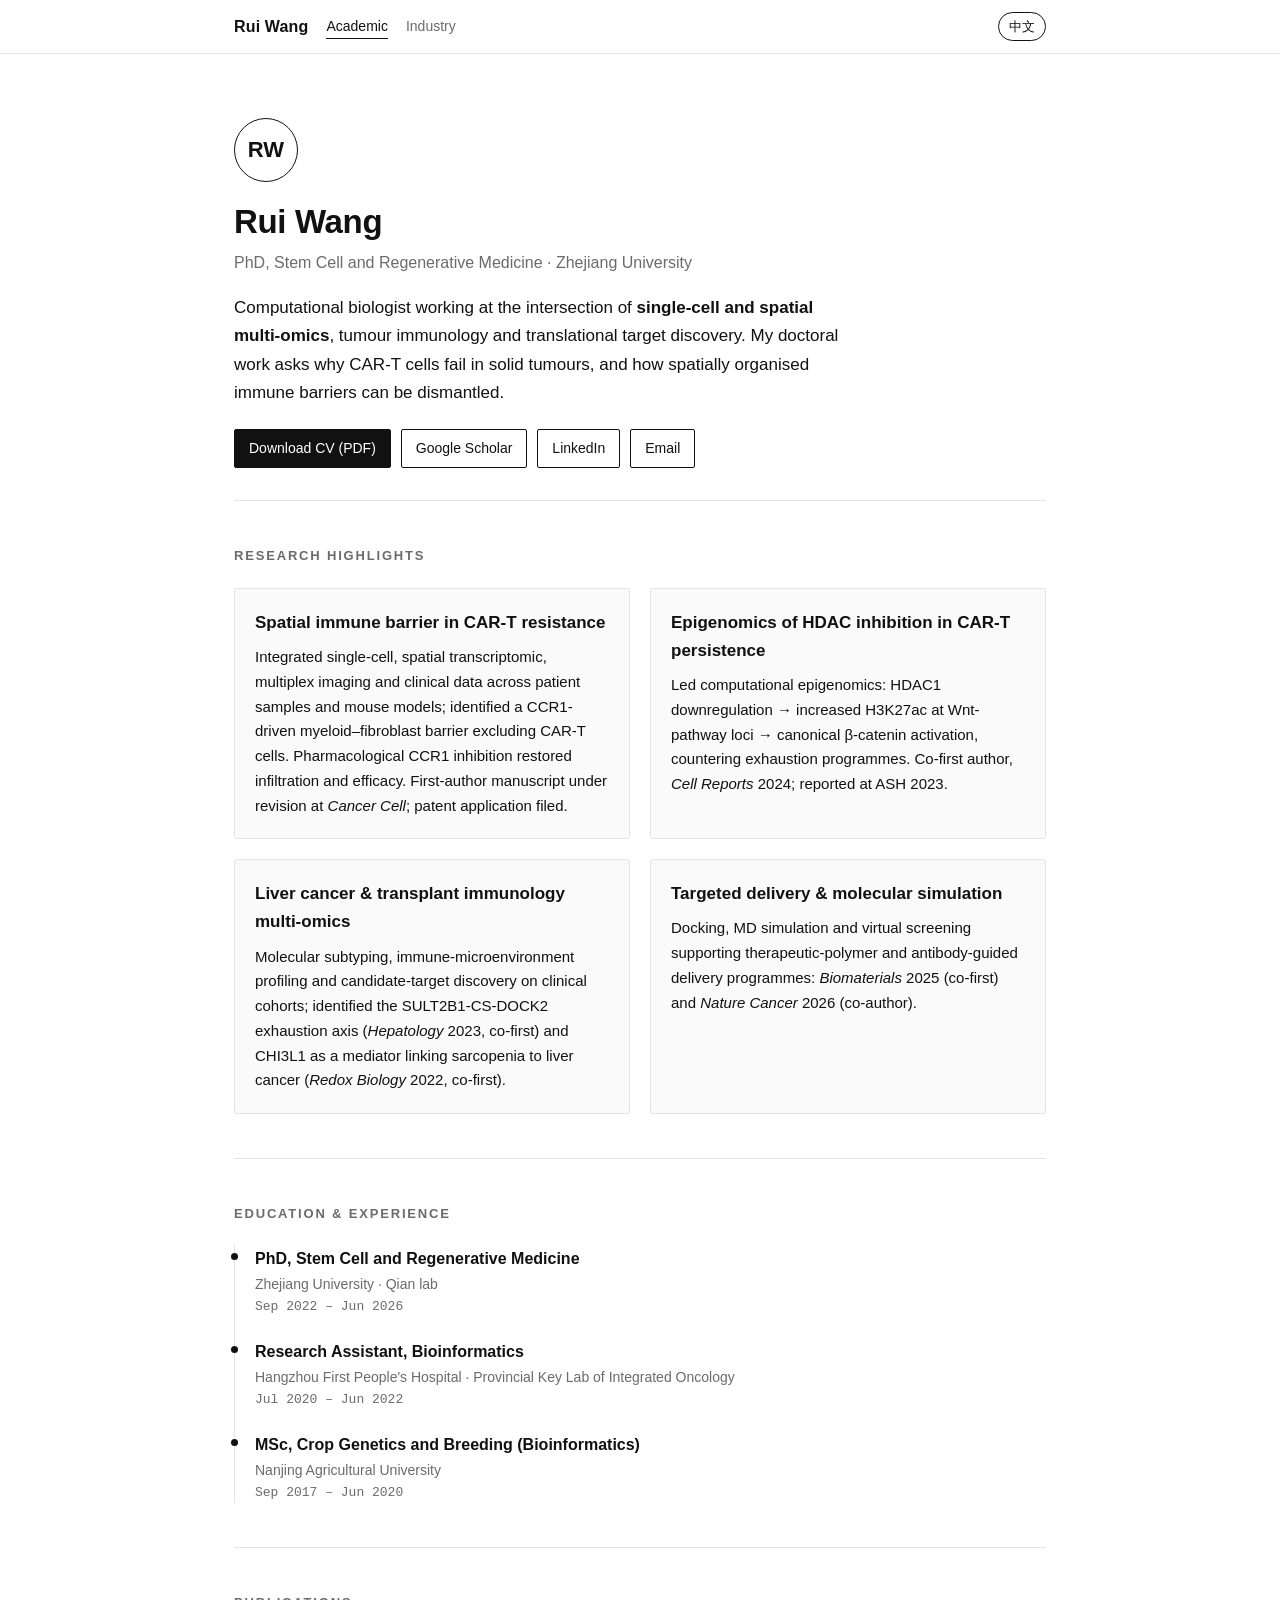
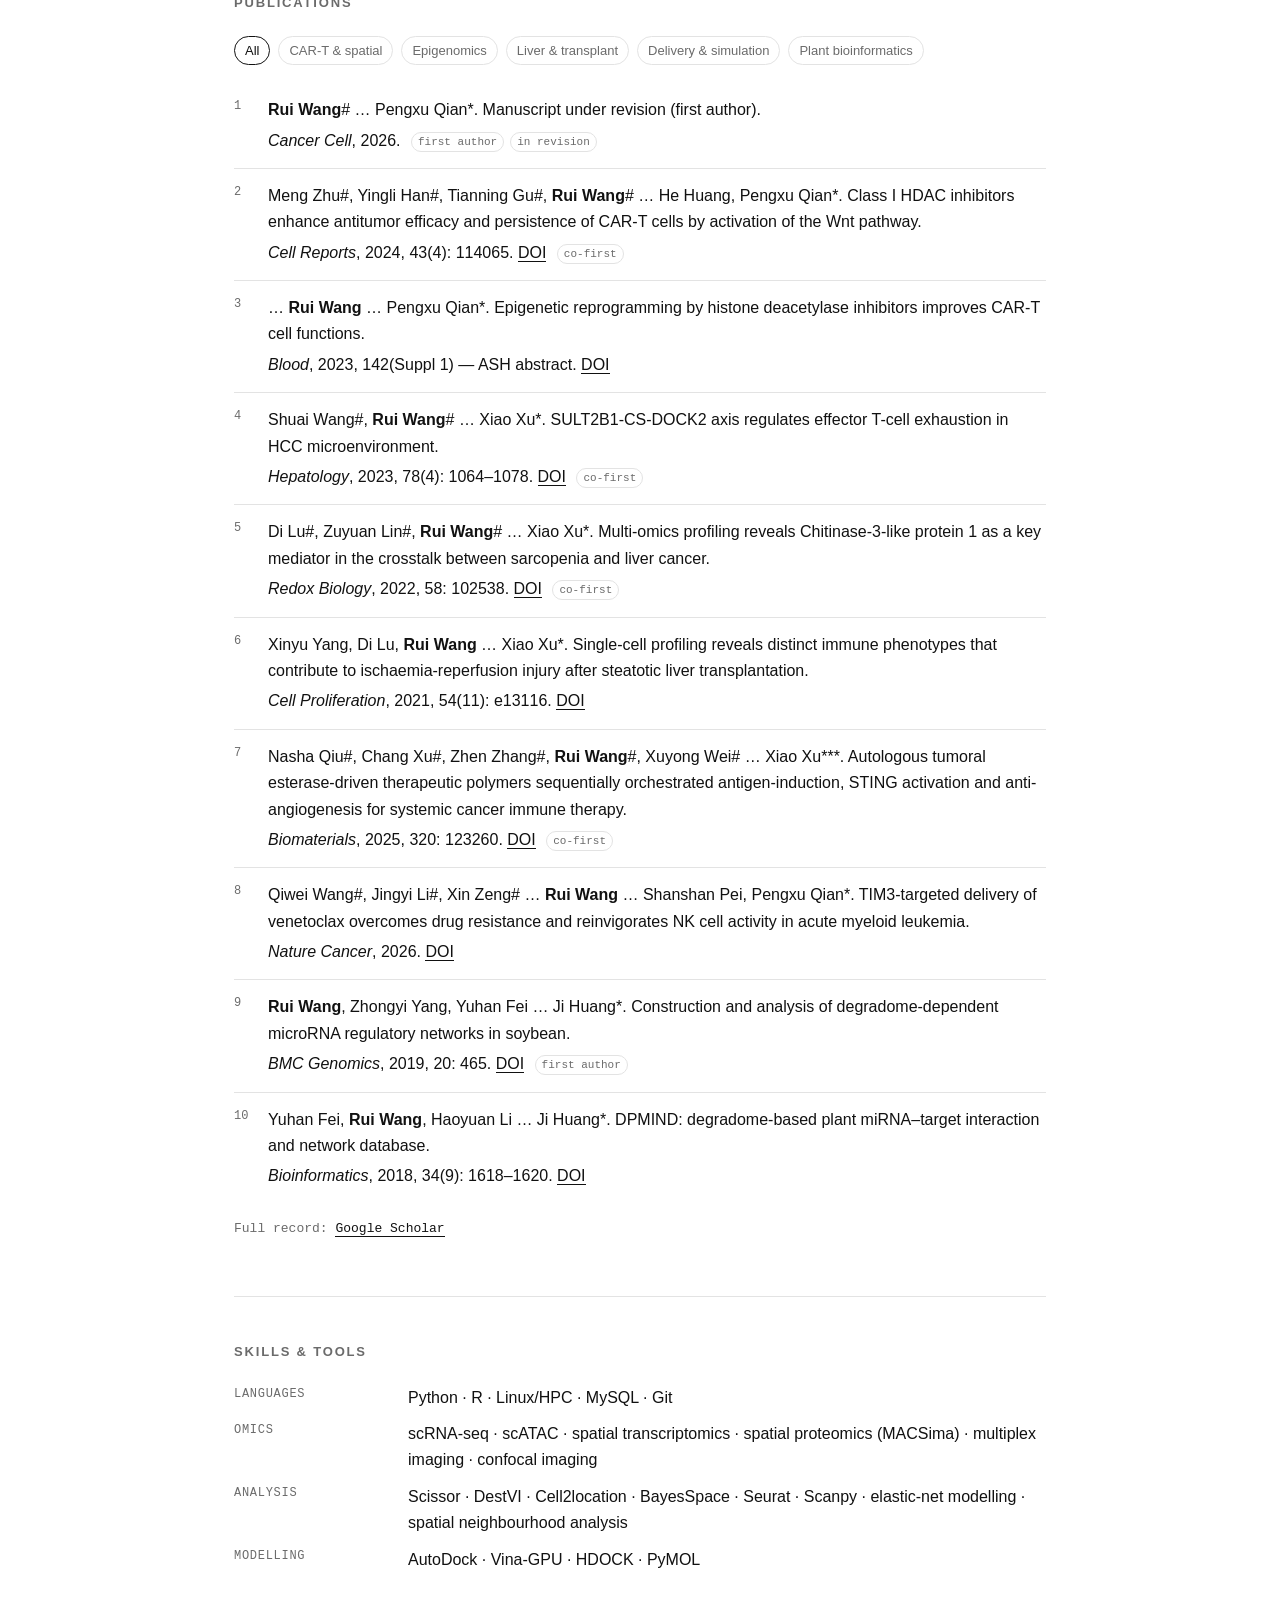
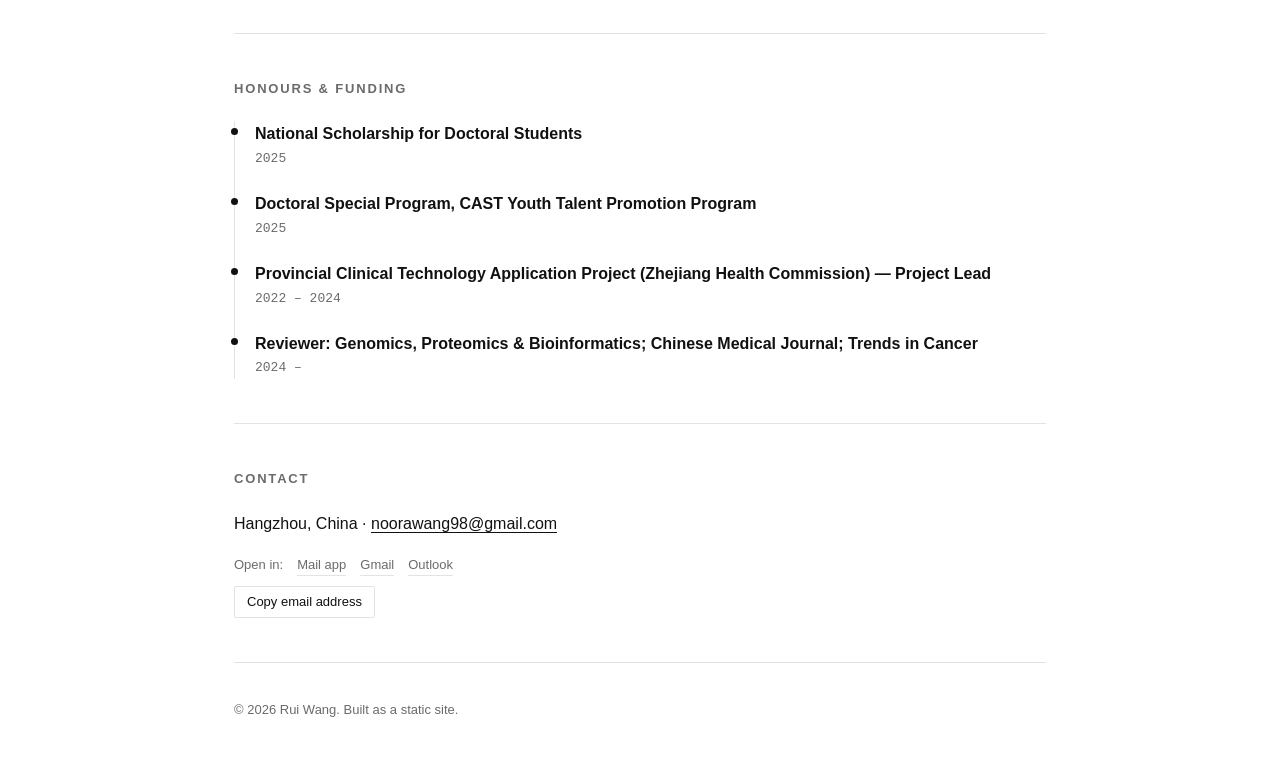
<file: index.html>
<!DOCTYPE html>
<html lang="en">
<head>
<meta charset="utf-8">
<meta name="viewport" content="width=device-width,initial-scale=1">
<title>Rui Wang (王睿) — Computational Oncology & Spatial Omics</title>
<meta name="description" content="Rui Wang, PhD — single-cell and spatial multi-omics for CAR-T resistance, tumour immunology and translational target discovery.">
<link rel="stylesheet" href="style.css">
</head>
<body>

<header class="top">
  <nav class="nav">
    <span class="brand">Rui Wang</span>
    <a href="index.html" class="active" data-en>Academic</a><a href="index.html" class="active" data-zh>学术版</a>
    <a href="industry.html" data-en>Industry</a><a href="industry.html" data-zh>工业版</a>
    <span class="spacer"></span>
    <button class="toggle" id="langBtn" onclick="toggleLang()">中文</button>
  </nav>
</header>

<main class="wrap">

  <section class="hero">
    <div class="monogram">RW</div>
    <!-- to use a photo: replace the div above with <img class="avatar" src="assets/avatar.png" alt="Rui Wang"> -->
    <h1>Rui Wang <span data-zh>（王睿）</span></h1>
    <p class="sub" data-en>PhD, Stem Cell and Regenerative Medicine · Zhejiang University</p>
    <p class="sub" data-zh>博士，干细胞与再生医学 · 浙江大学</p>
    <p class="lede" data-en>Computational biologist working at the intersection of <strong>single-cell and spatial multi-omics</strong>,
      tumour immunology and translational target discovery. My doctoral work asks why CAR-T cells fail in solid tumours,
      and how spatially organised immune barriers can be dismantled.</p>
    <p class="lede" data-zh>计算生物学科研工作者，方向为<strong>单细胞与空间多组学</strong>、肿瘤免疫与转化靶点发现。
      博士课题研究 CAR-T 细胞在实体瘤中失效的机制，以及如何瓦解空间组织化的免疫屏障。</p>
    <div class="links">
      <a class="btn solid" href="assets/WangRui_CV_academic.pdf" data-en>Download CV (PDF)</a>
      <a class="btn solid" href="assets/WangRui_CV_academic.pdf" data-zh>下载简历 (PDF)</a>
      <a class="btn" href="https://scholar.google.com/citations?user=umG7RH4AAAAJ&hl=en">Google Scholar</a>
      <a class="btn" href="https://www.linkedin.com/in/rui-wang-731074321">LinkedIn</a>
      <a class="btn" href="mailto:noorawang98@gmail.com?subject=Website%20enquiry%20%E2%80%94%20Rui%20Wang&body=Dear%20Rui%2C%0D%0A%0D%0AI%20came%20across%20your%20website%20and%20would%20like%20to%20get%20in%20touch%20regarding%3A%0D%0A%0D%0A%5Bmessage%5D%0D%0A%0D%0ABest%20regards%2C%0D%0A%5Bname%5D">Email</a>
    </div>
  </section>

  <section>
    <h2 data-en>Research highlights</h2><h2 data-zh>研究亮点</h2>
    <div class="grid two">
      <div class="card" data-goto="cart">
        <h3 data-en>Spatial immune barrier in CAR-T resistance</h3>
        <h3 data-zh>CAR-T 耐药的空间免疫屏障</h3>
        <p data-en>Integrated single-cell, spatial transcriptomic, multiplex imaging and clinical data across patient samples
          and mouse models; identified a CCR1-driven myeloid–fibroblast barrier excluding CAR-T cells. Pharmacological
          CCR1 inhibition restored infiltration and efficacy. First-author manuscript under revision at <em>Cancer Cell</em>;
          patent application filed.</p>
        <p data-zh>整合单细胞、空间转录组、多重成像与临床数据（患者样本 + 小鼠模型），鉴定出 CCR1 驱动的髓系–纤维化屏障排斥
          CAR-T 细胞；药理抑制 CCR1 可恢复浸润与疗效。第一作者论文在 <em>Cancer Cell</em> 修回中；已申请专利。</p>
      </div>
      <div class="card" data-goto="epi">
        <h3 data-en>Epigenomics of HDAC inhibition in CAR-T persistence</h3>
        <h3 data-zh>HDAC 抑制剂提升 CAR-T 持久性的表观组学机制</h3>
        <p data-en>Led computational epigenomics: HDAC1 downregulation → increased H3K27ac at Wnt-pathway loci →
          canonical β-catenin activation, countering exhaustion programmes. Co-first author, <em>Cell Reports</em> 2024;
          reported at ASH 2023.</p>
        <p data-zh>负责表观组学分析：HDAC1 下调 → Wnt 通路位点 H3K27ac 升高 → 激活经典 β-catenin 信号并抑制耗竭程序。
          共同第一作者，<em>Cell Reports</em> 2024；ASH 2023 报告。</p>
      </div>
      <div class="card" data-goto="liver">
        <h3 data-en>Liver cancer &amp; transplant immunology multi-omics</h3>
        <h3 data-zh>肝癌与移植免疫多组学</h3>
        <p data-en>Molecular subtyping, immune-microenvironment profiling and candidate-target discovery on clinical cohorts;
          identified the SULT2B1-CS-DOCK2 exhaustion axis (<em>Hepatology</em> 2023, co-first) and CHI3L1 as a mediator
          linking sarcopenia to liver cancer (<em>Redox Biology</em> 2022, co-first).</p>
        <p data-zh>临床队列的分子分型、免疫微环境刻画与候选靶点发现；鉴定 SULT2B1-CS-DOCK2 耗竭轴
          （<em>Hepatology</em> 2023，共一）与连接肌少症与肝癌的 CHI3L1（<em>Redox Biology</em> 2022，共一）。</p>
      </div>
      <div class="card" data-goto="delivery">
        <h3 data-en>Targeted delivery &amp; molecular simulation</h3>
        <h3 data-zh>靶向递送与分子模拟</h3>
        <p data-en>Docking, MD simulation and virtual screening supporting therapeutic-polymer and antibody-guided
          delivery programmes: <em>Biomaterials</em> 2025 (co-first) and <em>Nature Cancer</em> 2026 (co-author).</p>
        <p data-zh>分子对接、动力学模拟与虚拟筛选支持治疗性聚合物与抗体引导递送课题：
          <em>Biomaterials</em> 2025（共一）与 <em>Nature Cancer</em> 2026（共同作者）。</p>
      </div>
    </div>
  </section>

  <section>
    <h2 data-en>Education &amp; experience</h2><h2 data-zh>教育与工作经历</h2>
    <ul class="tl">
      <li>
        <div class="role" data-en>PhD, Stem Cell and Regenerative Medicine</div>
        <div class="role" data-zh>博士，干细胞与再生医学</div>
        <div class="org">Zhejiang University · <span data-en>Qian lab</span><span data-zh>钱鹏旭课题组</span></div>
        <div class="meta">Sep 2022 – Jun 2026</div>
      </li>
      <li>
        <div class="role" data-en>Research Assistant, Bioinformatics</div>
        <div class="role" data-zh>科研助理（生物信息）</div>
        <div class="org">Hangzhou First People's Hospital · <span data-en>Provincial Key Lab of Integrated Oncology</span><span data-zh>浙江省肿瘤精准诊治重点实验室</span></div>
        <div class="meta">Jul 2020 – Jun 2022</div>
      </li>
      <li>
        <div class="role" data-en>MSc, Crop Genetics and Breeding (Bioinformatics)</div>
        <div class="role" data-zh>硕士，作物遗传育种（生信方向）</div>
        <div class="org">Nanjing Agricultural University</div>
        <div class="meta">Sep 2017 – Jun 2020</div>
      </li>
    </ul>
  </section>

  <section id="pubs">
    <h2 data-en>Publications</h2><h2 data-zh>发表论文</h2>
    <div class="filters">
      <button class="chip on" data-theme="all"><span data-en>All</span><span data-zh>全部</span></button>
      <button class="chip" data-theme="cart"><span data-en>CAR-T &amp; spatial</span><span data-zh>CAR-T 与空间</span></button>
      <button class="chip" data-theme="epi"><span data-en>Epigenomics</span><span data-zh>表观组学</span></button>
      <button class="chip" data-theme="liver"><span data-en>Liver &amp; transplant</span><span data-zh>肝癌与移植</span></button>
      <button class="chip" data-theme="delivery"><span data-en>Delivery &amp; simulation</span><span data-zh>递送与模拟</span></button>
      <button class="chip" data-theme="plant"><span data-en>Plant bioinformatics</span><span data-zh>植物生信</span></button>
    </div>
    <ol class="pubs">
      <li data-theme="cart"><span class="t"><span class="me">Rui Wang</span># … Pengxu Qian*. Manuscript under revision (first author).</span>
        <span class="j">Cancer Cell</span>, 2026. <span class="badges"><span class="badge">first author</span><span class="badge">in revision</span></span></li>
      <li data-theme="cart"><span class="t">Meng Zhu#, Yingli Han#, Tianning Gu#, <span class="me">Rui Wang</span># … He Huang, Pengxu Qian*. Class I HDAC inhibitors enhance antitumor efficacy and persistence of CAR-T cells by activation of the Wnt pathway.</span>
        <span class="j">Cell Reports</span>, 2024, 43(4): 114065. <a href="https://doi.org/10.1016/j.celrep.2024.114065">DOI</a> <span class="badges"><span class="badge">co-first</span></span></li>
      <li data-theme="epi"><span class="t">… <span class="me">Rui Wang</span> … Pengxu Qian*. Epigenetic reprogramming by histone deacetylase inhibitors improves CAR-T cell functions.</span>
        <span class="j">Blood</span>, 2023, 142(Suppl 1) — ASH abstract. <a href="https://doi.org/10.1182/blood-2023-186465">DOI</a></li>
      <li data-theme="liver"><span class="t">Shuai Wang#, <span class="me">Rui Wang</span># … Xiao Xu*. SULT2B1-CS-DOCK2 axis regulates effector T-cell exhaustion in HCC microenvironment.</span>
        <span class="j">Hepatology</span>, 2023, 78(4): 1064–1078. <a href="https://doi.org/10.1097/hep.0000000000000025">DOI</a> <span class="badges"><span class="badge">co-first</span></span></li>
      <li data-theme="liver"><span class="t">Di Lu#, Zuyuan Lin#, <span class="me">Rui Wang</span># … Xiao Xu*. Multi-omics profiling reveals Chitinase-3-like protein 1 as a key mediator in the crosstalk between sarcopenia and liver cancer.</span>
        <span class="j">Redox Biology</span>, 2022, 58: 102538. <a href="https://doi.org/10.1016/j.redox.2022.102538">DOI</a> <span class="badges"><span class="badge">co-first</span></span></li>
      <li data-theme="liver"><span class="t">Xinyu Yang, Di Lu, <span class="me">Rui Wang</span> … Xiao Xu*. Single-cell profiling reveals distinct immune phenotypes that contribute to ischaemia-reperfusion injury after steatotic liver transplantation.</span>
        <span class="j">Cell Proliferation</span>, 2021, 54(11): e13116. <a href="https://doi.org/10.1111/cpr.13116">DOI</a></li>
      <li data-theme="delivery"><span class="t">Nasha Qiu#, Chang Xu#, Zhen Zhang#, <span class="me">Rui Wang</span>#, Xuyong Wei# … Xiao Xu***. Autologous tumoral esterase-driven therapeutic polymers sequentially orchestrated antigen-induction, STING activation and anti-angiogenesis for systemic cancer immune therapy.</span>
        <span class="j">Biomaterials</span>, 2025, 320: 123260. <a href="https://doi.org/10.1016/j.biomaterials.2025.123260">DOI</a> <span class="badges"><span class="badge">co-first</span></span></li>
      <li data-theme="delivery"><span class="t">Qiwei Wang#, Jingyi Li#, Xin Zeng# … <span class="me">Rui Wang</span> … Shanshan Pei, Pengxu Qian*. TIM3-targeted delivery of venetoclax overcomes drug resistance and reinvigorates NK cell activity in acute myeloid leukemia.</span>
        <span class="j">Nature Cancer</span>, 2026. <a href="https://doi.org/10.1038/s43018-026-01217-z">DOI</a></li>
      <li data-theme="plant"><span class="t"><span class="me">Rui Wang</span>, Zhongyi Yang, Yuhan Fei … Ji Huang*. Construction and analysis of degradome-dependent microRNA regulatory networks in soybean.</span>
        <span class="j">BMC Genomics</span>, 2019, 20: 465. <a href="https://doi.org/10.1186/s12864-019-5879-7">DOI</a> <span class="badges"><span class="badge">first author</span></span></li>
      <li data-theme="plant"><span class="t">Yuhan Fei, <span class="me">Rui Wang</span>, Haoyuan Li … Ji Huang*. DPMIND: degradome-based plant miRNA–target interaction and network database.</span>
        <span class="j">Bioinformatics</span>, 2018, 34(9): 1618–1620. <a href="https://doi.org/10.1093/bioinformatics/btx824">DOI</a></li>
    </ol>
    <p class="meta" style="margin-top:14px">
      <span data-en>Full record:</span><span data-zh>完整列表：</span>
      <a href="https://scholar.google.com/citations?user=umG7RH4AAAAJ&hl=en">Google Scholar</a>
    </p>
  </section>

  <section>
    <h2 data-en>Skills &amp; tools</h2><h2 data-zh>技能与工具</h2>
    <dl class="kv">
      <dt data-en>Languages</dt><dt data-zh>编程</dt>
      <dd>Python · R · Linux/HPC · MySQL · Git</dd>
      <dt data-en>Omics</dt><dt data-zh>组学</dt>
      <dd><span data-en>scRNA-seq · scATAC · spatial transcriptomics · spatial proteomics (MACSima) · multiplex imaging · confocal imaging</span>
          <span data-zh>单细胞转录组 · scATAC · 空间转录组 · 空间蛋白组（MACSima）· 多重成像 · 共聚焦成像</span></dd>
      <dt data-en>Analysis</dt><dt data-zh>分析方法</dt>
      <dd>Scissor · DestVI · Cell2location · BayesSpace · Seurat · Scanpy · <span data-en>elastic-net modelling · spatial neighbourhood analysis</span><span data-zh>弹性网建模 · 空间邻域分析</span></dd>
      <dt data-en>Modelling</dt><dt data-zh>分子模拟</dt>
      <dd>AutoDock · Vina-GPU · HDOCK · PyMOL</dd>
    </dl>
  </section>

  <section>
    <h2 data-en>Honours &amp; funding</h2><h2 data-zh>荣誉与项目</h2>
    <ul class="tl">
      <li><div class="role" data-en>National Scholarship for Doctoral Students</div><div class="role" data-zh>博士研究生国家奖学金</div><div class="meta">2025</div></li>
      <li><div class="role" data-en>Doctoral Special Program, CAST Youth Talent Promotion Program</div><div class="role" data-zh>中国科协青年托举工程博士生专项</div><div class="meta">2025</div></li>
      <li><div class="role" data-en>Provincial Clinical Technology Application Project (Zhejiang Health Commission) — Project Lead</div><div class="role" data-zh>浙江省卫健委临床技术应用项目 — 主持</div><div class="meta">2022 – 2024</div></li>
      <li><div class="role" data-en>Reviewer: Genomics, Proteomics &amp; Bioinformatics; Chinese Medical Journal; Trends in Cancer</div><div class="role" data-zh>审稿：GPB、Chinese Medical Journal、Trends in Cancer</div><div class="meta">2024 –</div></li>
    </ul>
  </section>

  <section>
    <h2 data-en>Contact</h2><h2 data-zh>联系方式</h2>
    <p data-en>Hangzhou, China · <a href="mailto:noorawang98@gmail.com?subject=Website%20enquiry%20%E2%80%94%20Rui%20Wang&body=Dear%20Rui%2C%0D%0A%0D%0AI%20came%20across%20your%20website%20and%20would%20like%20to%20get%20in%20touch%20regarding%3A%0D%0A%0D%0A%5Bmessage%5D%0D%0A%0D%0ABest%20regards%2C%0D%0A%5Bname%5D">noorawang98@gmail.com</a></p>
    <p data-zh>中国杭州 · <a href="mailto:noorawang98@gmail.com?subject=Website%20enquiry%20%E2%80%94%20Rui%20Wang&body=Dear%20Rui%2C%0D%0A%0D%0AI%20came%20across%20your%20website%20and%20would%20like%20to%20get%20in%20touch%20regarding%3A%0D%0A%0D%0A%5Bmessage%5D%0D%0A%0D%0ABest%20regards%2C%0D%0A%5Bname%5D">noorawang98@gmail.com</a></p>
    <p class="mini">
      <span data-en>Open in:</span><span data-zh>写信方式：</span>
      <a class="mini-link" href="mailto:noorawang98@gmail.com?subject=Website%20enquiry%20%E2%80%94%20Rui%20Wang" data-en>Mail app</a>
      <a class="mini-link" href="mailto:noorawang98@gmail.com?subject=Website%20enquiry%20%E2%80%94%20Rui%20Wang" data-zh>本机邮件</a>
      <a class="mini-link" href="https://mail.google.com/mail/?view=cm&fs=1&to=noorawang98@gmail.com&su=Website%20enquiry%20%E2%80%94%20Rui%20Wang" target="_blank" rel="noopener">Gmail</a>
      <a class="mini-link" href="https://outlook.office.com/mail/deeplink/compose?to=noorawang98@gmail.com&subject=Website%20enquiry%20%E2%80%94%20Rui%20Wang" target="_blank" rel="noopener">Outlook</a>
    </p>
    <p class="mini">
      <button class="copy-btn" data-copy="noorawang98@gmail.com" data-en>Copy email address</button>
      <button class="copy-btn" data-copy="noorawang98@gmail.com" data-zh>复制邮箱地址</button>
      <span class="copied" aria-live="polite"></span>
    </p>
  </section>

  <footer>
    <span data-en>© <span id="y1"></span> Rui Wang. Built as a static site.</span>
    <span data-zh>© <span id="y2"></span> 王睿。静态站点。</span>
  </footer>
</main>
<script src="site.js"></script>
<script>document.getElementById('y1').textContent=new Date().getFullYear();document.getElementById('y2').textContent=new Date().getFullYear();</script>
</body>
</html>
</file>
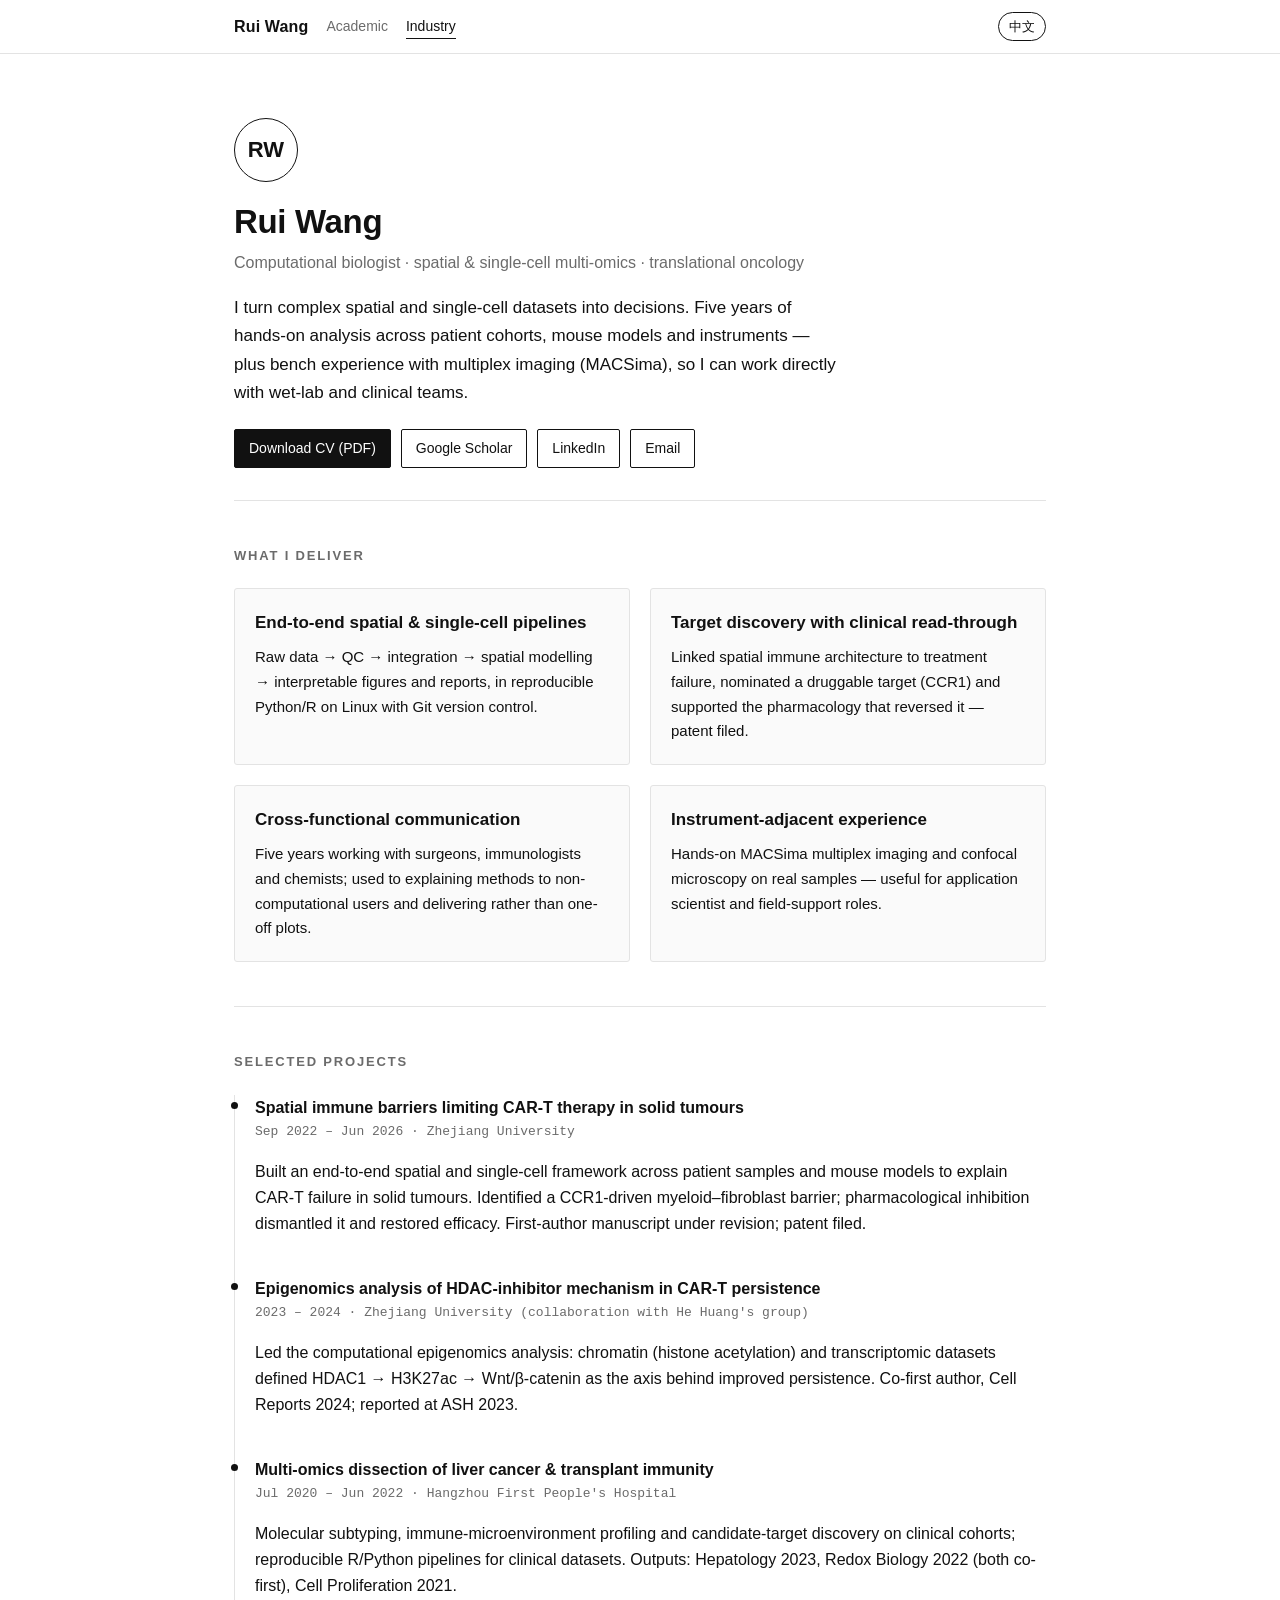
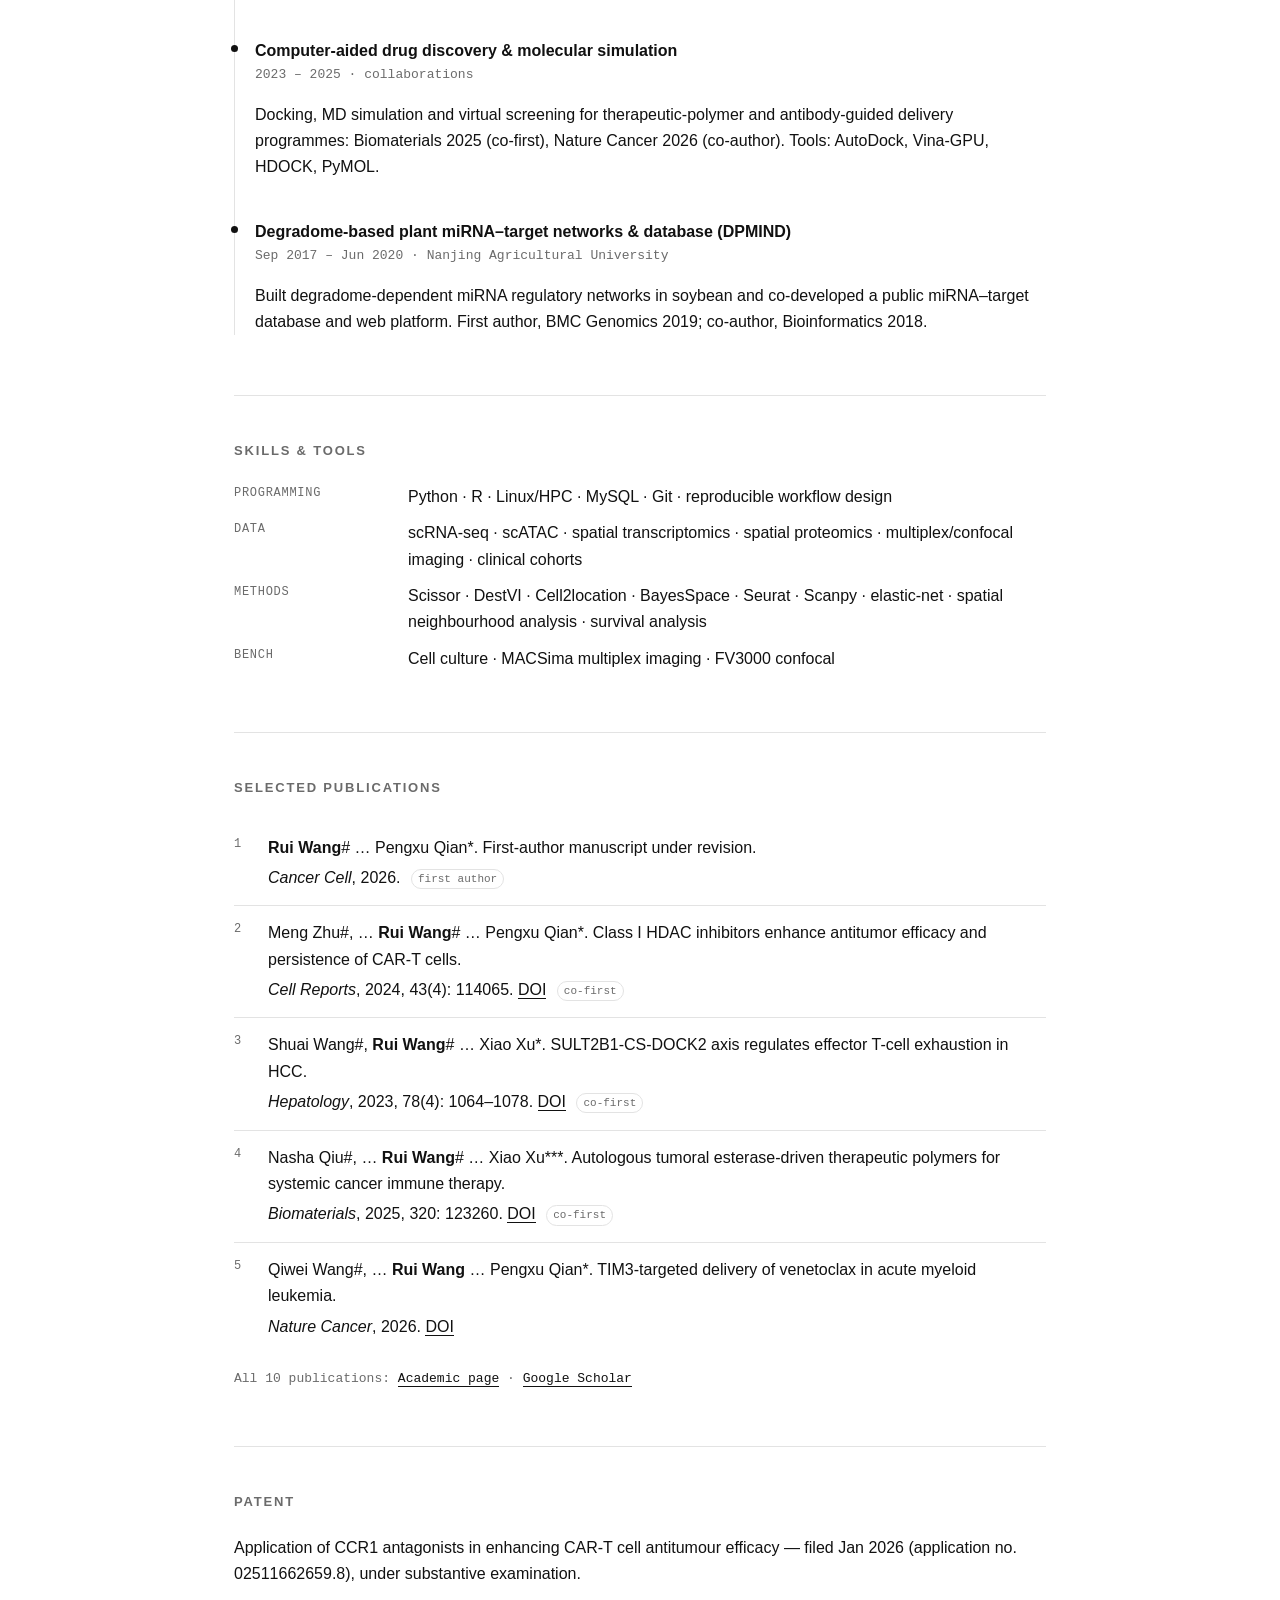
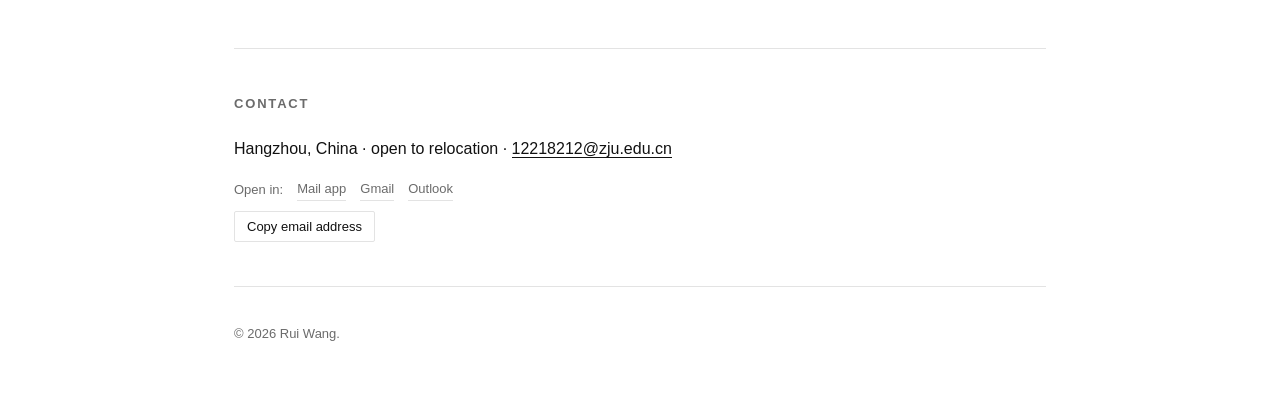
<file: industry.html>
<!DOCTYPE html>
<html lang="en">
<head>
<meta charset="utf-8">
<meta name="viewport" content="width=device-width,initial-scale=1">
<title>Rui Wang (王睿) — Computational Biology &amp; Spatial Omics (Industry)</title>
<meta name="description" content="Rui Wang, PhD — spatial and single-cell data analysis, hands-on multiplex imaging, reproducible pipelines for translational oncology.">
<link rel="stylesheet" href="style.css">
</head>
<body>

<header class="top">
  <nav class="nav">
    <span class="brand">Rui Wang</span>
    <a href="index.html" data-en>Academic</a><a href="index.html" data-zh>学术版</a>
    <a href="industry.html" class="active" data-en>Industry</a><a href="industry.html" class="active" data-zh>工业版</a>
    <span class="spacer"></span>
    <button class="toggle" id="langBtn" onclick="toggleLang()">中文</button>
  </nav>
</header>

<main class="wrap">

  <section class="hero">
    <div class="monogram">RW</div>
    <h1>Rui Wang <span data-zh>（王睿）</span></h1>
    <p class="sub" data-en>Computational biologist · spatial &amp; single-cell multi-omics · translational oncology</p>
    <p class="sub" data-zh>计算生物学 · 空间与单细胞多组学 · 转化肿瘤学</p>
    <p class="lede" data-en>I turn complex spatial and single-cell datasets into decisions. Five years of hands-on analysis
      across patient cohorts, mouse models and instruments — plus bench experience with multiplex imaging (MACSima),
      so I can work directly with wet-lab and clinical teams.</p>
    <p class="lede" data-zh>我擅长把复杂的空间与单细胞数据转化为可执行结论：五年横跨临床队列、动物模型与仪器的实操经验，
      并有 MACSima 多重成像的湿实验经历，能直接与实验与临床团队协作。</p>
    <div class="links">
      <a class="btn solid" href="assets/WangRui_CV_industry.pdf" data-en>Download CV (PDF)</a>
      <a class="btn solid" href="assets/WangRui_CV_industry.pdf" data-zh>下载简历 (PDF)</a>
      <a class="btn" href="https://scholar.google.com/citations?user=umG7RH4AAAAJ&hl=en">Google Scholar</a>
      <a class="btn" href="https://www.linkedin.com/in/rui-wang-731074321/">LinkedIn</a>
      <a class="btn" href="mailto:12218212@zju.edu.cn?subject=Website%20enquiry%20%E2%80%94%20Rui%20Wang&body=Dear%20Rui%2C%0D%0A%0D%0AI%20came%20across%20your%20website%20and%20would%20like%20to%20get%20in%20touch%20regarding%3A%0D%0A%0D%0A%5Bmessage%5D%0D%0A%0D%0ABest%20regards%2C%0D%0A%5Bname%5D">Email</a>
    </div>
  </section>

  <section>
    <h2 data-en>What I deliver</h2><h2 data-zh>我能交付什么</h2>
    <div class="grid two">
      <div class="card">
        <h3 data-en>End-to-end spatial &amp; single-cell pipelines</h3><h3 data-zh>端到端空间与单细胞流程</h3>
        <p data-en>Raw data → QC → integration → spatial modelling → interpretable figures and reports, in reproducible
          Python/R on Linux with Git version control.</p>
        <p data-zh>原始数据 → 质控 → 整合 → 空间建模 → 可解释图表与报告；Linux 上用 Python/R 复现，Git 版本管理。</p>
      </div>
      <div class="card">
        <h3 data-en>Target discovery with clinical read-through</h3><h3 data-zh>连通临床的靶点发现</h3>
        <p data-en>Linked spatial immune architecture to treatment failure, nominated a druggable target (CCR1) and
          supported the pharmacology that reversed it — patent filed.</p>
        <p data-zh>将空间免疫结构与治疗失败关联，提出可成药靶点 CCR1，并支撑药理学验证以逆转该屏障 —— 已申请专利。</p>
      </div>
      <div class="card">
        <h3 data-en>Cross-functional communication</h3><h3 data-zh>跨职能沟通</h3>
        <p data-en>Five years working with surgeons, immunologists and chemists; used to explaining methods to
          non-computational users and delivering rather than one-off plots.</p>
        <p data-zh>五年与外科医生、免疫学家与化学家协作；擅长向非计算背景同事解释方法，交付可复用成果而非一次性图表。</p>
      </div>
      <div class="card">
        <h3 data-en>Instrument-adjacent experience</h3><h3 data-zh>贴近仪器的经验</h3>
        <p data-en>Hands-on MACSima multiplex imaging and confocal microscopy on real samples — useful for application
          scientist and field-support roles.</p>
        <p data-zh>在真实样本上操作 MACSima 多重成像与共聚焦显微镜 —— 适合应用科学家与技术支持类岗位。</p>
      </div>
    </div>
  </section>

  <section>
    <h2 data-en>Selected projects</h2><h2 data-zh>代表项目</h2>
    <ul class="tl">
      <li>
        <div class="role" data-en>Spatial immune barriers limiting CAR-T therapy in solid tumours</div>
        <div class="role" data-zh>限制 CAR-T 疗效的实体瘤空间免疫屏障</div>
        <div class="meta">Sep 2022 – Jun 2026 · Zhejiang University</div>
        <p data-en>Built an end-to-end spatial and single-cell framework across patient samples and mouse models to explain
          CAR-T failure in solid tumours. Identified a CCR1-driven myeloid–fibroblast barrier; pharmacological inhibition
          dismantled it and restored efficacy. First-author manuscript under revision; patent filed.</p>
        <p data-zh>搭建横跨患者样本与小鼠模型的端到端空间+单细胞框架，解析 CAR-T 在实体瘤失效原因；鉴定 CCR1 驱动的髓系–纤维化屏障，
          药理抑制可瓦解屏障并恢复疗效。第一作者论文修回中；已申请专利。</p>
      </li>
      <li>
        <div class="role" data-en>Epigenomics analysis of HDAC-inhibitor mechanism in CAR-T persistence</div>
        <div class="role" data-zh>HDAC 抑制剂提升 CAR-T 持久性的表观组学机制解析</div>
        <div class="meta">2023 – 2024 · Zhejiang University (collaboration with He Huang's group)</div>
        <p data-en>Led the computational epigenomics analysis: chromatin (histone acetylation) and transcriptomic datasets
          defined HDAC1 → H3K27ac → Wnt/β-catenin as the axis behind improved persistence. Co-first author,
          Cell Reports 2024; reported at ASH 2023.</p>
        <p data-zh>负责表观组学计算分析：以染色质（组蛋白乙酰化）与转录组数据解析 HDAC1 → H3K27ac → Wnt/β-catenin 轴，
          阐明持久性提升机制。共同第一作者，Cell Reports 2024；ASH 2023 报告。</p>
      </li>
      <li>
        <div class="role" data-en>Multi-omics dissection of liver cancer &amp; transplant immunity</div>
        <div class="role" data-zh>肝癌与移植免疫的多组学解析</div>
        <div class="meta">Jul 2020 – Jun 2022 · Hangzhou First People's Hospital</div>
        <p data-en>Molecular subtyping, immune-microenvironment profiling and candidate-target discovery on clinical cohorts;
          reproducible R/Python pipelines for clinical datasets. Outputs: Hepatology 2023, Redox Biology 2022 (both co-first),
          Cell Proliferation 2021.</p>
        <p data-zh>临床队列的分子分型、免疫微环境刻画与候选靶点发现；为临床数据交付可复现 R/Python 流程。
          成果：Hepatology 2023、Redox Biology 2022（均为共一）、Cell Proliferation 2021。</p>
      </li>
      <li>
        <div class="role" data-en>Computer-aided drug discovery &amp; molecular simulation</div>
        <div class="role" data-zh>计算机辅助药物发现与分子模拟</div>
        <div class="meta">2023 – 2025 · collaborations</div>
        <p data-en>Docking, MD simulation and virtual screening for therapeutic-polymer and antibody-guided delivery
          programmes: Biomaterials 2025 (co-first), Nature Cancer 2026 (co-author). Tools: AutoDock, Vina-GPU, HDOCK, PyMOL.</p>
        <p data-zh>为治疗性聚合物与抗体引导递送课题提供对接、动力学模拟与虚拟筛选：Biomaterials 2025（共一）、
          Nature Cancer 2026（共同作者）。工具：AutoDock、Vina-GPU、HDOCK、PyMOL。</p>
      </li>
      <li>
        <div class="role" data-en>Degradome-based plant miRNA–target networks &amp; database (DPMIND)</div>
        <div class="role" data-zh>基于降解组的植物 miRNA–靶基因网络与数据库（DPMIND）</div>
        <div class="meta">Sep 2017 – Jun 2020 · Nanjing Agricultural University</div>
        <p data-en>Built degradome-dependent miRNA regulatory networks in soybean and co-developed a public
          miRNA–target database and web platform. First author, BMC Genomics 2019; co-author, Bioinformatics 2018.</p>
        <p data-zh>构建大豆降解组依赖的 miRNA 调控网络，并共同开发公共 miRNA–靶基因数据库与网页平台。
          第一作者 BMC Genomics 2019；共同作者 Bioinformatics 2018。</p>
      </li>
    </ul>
  </section>

  <section>
    <h2 data-en>Skills &amp; tools</h2><h2 data-zh>技能与工具</h2>
    <dl class="kv">
      <dt data-en>Programming</dt><dt data-zh>编程</dt>
      <dd>Python · R · Linux/HPC · MySQL · Git · <span data-en>reproducible workflow design</span><span data-zh>可复现流程设计</span></dd>
      <dt data-en>Data</dt><dt data-zh>数据类型</dt>
      <dd><span data-en>scRNA-seq · scATAC · spatial transcriptomics · spatial proteomics · multiplex/confocal imaging · clinical cohorts</span>
          <span data-zh>单细胞转录组 · scATAC · 空间转录组 · 空间蛋白组 · 多重/共聚焦成像 · 临床队列</span></dd>
      <dt data-en>Methods</dt><dt data-zh>方法</dt>
      <dd>Scissor · DestVI · Cell2location · BayesSpace · Seurat · Scanpy · <span data-en>elastic-net · spatial neighbourhood analysis · survival analysis</span><span data-zh>弹性网 · 空间邻域分析 · 生存分析</span></dd>
      <dt data-en>Bench</dt><dt data-zh>实验</dt>
      <dd><span data-en>Cell culture · MACSima multiplex imaging · FV3000 confocal</span><span data-zh>细胞培养 · MACSima 多重成像 · FV3000 共聚焦</span></dd>
    </dl>
  </section>

  <section>
    <h2 data-en>Selected publications</h2><h2 data-zh>代表性论文</h2>
    <ol class="pubs">
      <li><span class="t"><span class="me">Rui Wang</span># … Pengxu Qian*. First-author manuscript under revision.</span>
        <span class="j">Cancer Cell</span>, 2026. <span class="badges"><span class="badge">first author</span></span></li>
      <li><span class="t">Meng Zhu#, … <span class="me">Rui Wang</span># … Pengxu Qian*. Class I HDAC inhibitors enhance antitumor efficacy and persistence of CAR-T cells.</span>
        <span class="j">Cell Reports</span>, 2024, 43(4): 114065. <a href="https://doi.org/10.1016/j.celrep.2024.114065">DOI</a> <span class="badges"><span class="badge">co-first</span></span></li>
      <li><span class="t">Shuai Wang#, <span class="me">Rui Wang</span># … Xiao Xu*. SULT2B1-CS-DOCK2 axis regulates effector T-cell exhaustion in HCC.</span>
        <span class="j">Hepatology</span>, 2023, 78(4): 1064–1078. <a href="https://doi.org/10.1097/hep.0000000000000025">DOI</a> <span class="badges"><span class="badge">co-first</span></span></li>
      <li><span class="t">Nasha Qiu#, … <span class="me">Rui Wang</span># … Xiao Xu***. Autologous tumoral esterase-driven therapeutic polymers for systemic cancer immune therapy.</span>
        <span class="j">Biomaterials</span>, 2025, 320: 123260. <a href="https://doi.org/10.1016/j.biomaterials.2025.123260">DOI</a> <span class="badges"><span class="badge">co-first</span></span></li>
      <li><span class="t">Qiwei Wang#, … <span class="me">Rui Wang</span> … Pengxu Qian*. TIM3-targeted delivery of venetoclax in acute myeloid leukemia.</span>
        <span class="j">Nature Cancer</span>, 2026. <a href="https://doi.org/10.1038/s43018-026-01217-z">DOI</a></li>
    </ol>
    <p class="meta" style="margin-top:14px">
      <span data-en>All 10 publications:</span><span data-zh>全部 10 篇：</span> <a href="index.html">Academic page</a> ·
      <a href="https://scholar.google.com/citations?user=umG7RH4AAAAJ&hl=en">Google Scholar</a>
    </p>
  </section>

  <section>
    <h2 data-en>Patent</h2><h2 data-zh>专利</h2>
    <p data-en>Application of CCR1 antagonists in enhancing CAR-T cell antitumour efficacy — filed Jan 2026
      (application no. 02511662659.8), under substantive examination.</p>
    <p data-zh>CCR1 拮抗剂在制备提升 CAR-T 细胞抗肿瘤疗效药物中的应用 —— 2026 年 1 月申请
      （申请号 02511662659.8），进入实质审查。</p>
  </section>

  <section>
    <h2 data-en>Contact</h2><h2 data-zh>联系方式</h2>
    <p data-en>Hangzhou, China · open to relocation · <a href="mailto:12218212@zju.edu.cn?subject=Website%20enquiry%20%E2%80%94%20Rui%20Wang&body=Dear%20Rui%2C%0D%0A%0D%0AI%20came%20across%20your%20website%20and%20would%20like%20to%20get%20in%20touch%20regarding%3A%0D%0A%0D%0A%5Bmessage%5D%0D%0A%0D%0ABest%20regards%2C%0D%0A%5Bname%5D">12218212@zju.edu.cn</a></p>
    <p data-zh>中国杭州 · 可接受异地/海外工作 · <a href="mailto:12218212@zju.edu.cn?subject=Website%20enquiry%20%E2%80%94%20Rui%20Wang&body=Dear%20Rui%2C%0D%0A%0D%0AI%20came%20across%20your%20website%20and%20would%20like%20to%20get%20in%20touch%20regarding%3A%0D%0A%0D%0A%5Bmessage%5D%0D%0A%0D%0ABest%20regards%2C%0D%0A%5Bname%5D">12218212@zju.edu.cn</a></p>
    <p class="mini">
      <span data-en>Open in:</span><span data-zh>写信方式：</span>
      <a class="mini-link" href="mailto:12218212@zju.edu.cn?subject=Website%20enquiry%20%E2%80%94%20Rui%20Wang" data-en>Mail app</a>
      <a class="mini-link" href="mailto:12218212@zju.edu.cn?subject=Website%20enquiry%20%E2%80%94%20Rui%20Wang" data-zh>本机邮件</a>
      <a class="mini-link" href="https://mail.google.com/mail/?view=cm&fs=1&to=12218212@zju.edu.cn&su=Website%20enquiry%20%E2%80%94%20Rui%20Wang" target="_blank" rel="noopener">Gmail</a>
      <a class="mini-link" href="https://outlook.office.com/mail/deeplink/compose?to=12218212@zju.edu.cn&subject=Website%20enquiry%20%E2%80%94%20Rui%20Wang" target="_blank" rel="noopener">Outlook</a>
    </p>
    <p class="mini">
      <button class="copy-btn" data-copy="12218212@zju.edu.cn" data-en>Copy email address</button>
      <button class="copy-btn" data-copy="12218212@zju.edu.cn" data-zh>复制邮箱地址</button>
      <span class="copied" aria-live="polite"></span>
    </p>
  </section>

  <footer>
    <span data-en>© <span id="y1"></span> Rui Wang.</span><span data-zh>© <span id="y2"></span> 王睿。</span>
  </footer>
</main>
<script src="site.js"></script>
<script>document.getElementById('y1').textContent=new Date().getFullYear();document.getElementById('y2').textContent=new Date().getFullYear();</script>
</body>
</html>
</file>
<file: style.css>
/* Minimal black & white personal site — no external fonts, no CDN */
:root{
  --ink:#111; --muted:#6b6b6b; --line:#e3e3e3; --bg:#fff; --soft:#fafafa;
  --max:860px; --mono:"SFMono-Regular",Consolas,"Liberation Mono",Menlo,monospace;
}
*{box-sizing:border-box}
html{scroll-behavior:smooth}
body{
  margin:0; background:var(--bg); color:var(--ink);
  font:16px/1.65 -apple-system,BlinkMacSystemFont,"Segoe UI","Helvetica Neue",
       "PingFang SC","Hiragino Sans GB","Microsoft YaHei",sans-serif;
  -webkit-font-smoothing:antialiased;
}
a{color:var(--ink); text-decoration:none; border-bottom:1px solid var(--ink)}
a:hover{opacity:.6}
.wrap{max-width:var(--max); margin:0 auto; padding:0 24px}

/* ---------- top nav ---------- */
header.top{
  position:sticky; top:0; z-index:10; background:rgba(255,255,255,.92);
  backdrop-filter:saturate(160%) blur(8px); border-bottom:1px solid var(--line);
}
.nav{display:flex; align-items:center; gap:18px; max-width:var(--max); margin:0 auto; padding:12px 24px}
.nav .brand{font-weight:600; letter-spacing:.01em}
.nav .spacer{flex:1}
.nav a{border:0; color:var(--muted); font-size:14px}
.nav a:hover{color:var(--ink)}
.nav a.active{color:var(--ink); border-bottom:1px solid var(--ink)}
.toggle{
  border:1px solid var(--ink); background:#fff; color:var(--ink); cursor:pointer;
  font:inherit; font-size:13px; padding:3px 10px; border-radius:999px;
}
.toggle:hover{background:var(--ink); color:#fff}

/* ---------- hero ---------- */
.hero{padding:64px 0 32px; border-bottom:1px solid var(--line)}
.hero .monogram{
  width:64px;height:64px;border:1px solid var(--ink);border-radius:50%;
  display:flex;align-items:center;justify-content:center;font-weight:600;font-size:22px;margin-bottom:20px
}
.hero img.avatar{width:84px;height:84px;border-radius:50%;object-fit:cover;margin-bottom:20px;border:1px solid var(--line)}
h1{font-size:33px; line-height:1.2; margin:0 0 8px; letter-spacing:-.01em; font-weight:650}
.sub{color:var(--muted); margin:0 0 18px}
.lede{font-size:17px; max-width:64ch; margin:0 0 22px}
.links{display:flex; flex-wrap:wrap; gap:10px}
.btn{
  border:1px solid var(--ink); padding:7px 14px; font-size:14px; border-radius:2px;
}
.btn.solid{background:var(--ink); color:#fff}
.btn:hover{opacity:.65}

/* ---------- sections ---------- */
section{padding:44px 0; border-bottom:1px solid var(--line)}
h2{font-size:13px; letter-spacing:.14em; text-transform:uppercase; color:var(--muted);
   margin:0 0 22px; font-weight:600}
h3{font-size:17px; margin:0 0 6px; font-weight:600}
.meta{font-family:var(--mono); font-size:13px; color:var(--muted)}

/* cards */
.grid{display:grid; gap:20px}
@media(min-width:720px){.grid.two{grid-template-columns:1fr 1fr}}
.card{border:1px solid var(--line); padding:20px; border-radius:3px; background:var(--soft)}
.card p{margin:8px 0 0; font-size:15px}

/* clickable highlight cards -> jump to matching publications */
.card[data-goto]{
  display:block; text-decoration:none; cursor:pointer;
  transition:border-color .18s ease, transform .18s ease, background .18s ease;
}
.card[data-goto]:hover,.card[data-goto]:focus-visible{
  border-color:var(--ink); background:#fff; transform:translateY(-2px); outline:none;
}
.card[data-goto]:focus-visible{box-shadow:0 0 0 2px var(--ink)}
.card .go{
  display:inline-block; margin-top:12px; font-family:var(--mono); font-size:12px; color:var(--muted);
  border-bottom:1px solid var(--line); padding-bottom:1px;
}
.card[data-goto]:hover .go{color:var(--ink); border-color:var(--ink)}

/* selected state: black card, white text */
.card[data-goto].active{
  background:var(--ink); border-color:var(--ink); color:#fff;
}
.card[data-goto].active h3{color:#fff}
.card[data-goto].active p{color:rgba(255,255,255,.86)}
.card[data-goto].active .go{
  color:#fff; border-color:rgba(255,255,255,.55);
}
.card[data-goto].active:hover{
  background:#000; border-color:#000; transform:none;
}
.card[data-goto].active:focus-visible{box-shadow:0 0 0 2px var(--ink), 0 0 0 4px #fff}
section#pubs{scroll-margin-top:72px}

/* email helpers: webmail links + copy button */
.mini{display:flex; flex-wrap:wrap; gap:14px; align-items:center; font-size:13px; color:var(--muted); margin:10px 0 0}
.mini-link{border-bottom:1px solid var(--line); color:var(--muted)}
.mini-link:hover{color:var(--ink); border-color:var(--ink)}
.copy-btn{
  border:1px solid var(--line); background:#fff; color:var(--ink); cursor:pointer;
  font:inherit; font-size:13px; padding:4px 12px; border-radius:2px;
  transition:background .15s ease, color .15s ease, border-color .15s ease;
}
.copy-btn:hover{border-color:var(--ink)}
.copy-btn.done{background:var(--ink); color:#fff; border-color:var(--ink)}
.copied{font-family:var(--mono); font-size:12px; color:var(--muted)}
@media print{.card[data-goto].active{background:#fff; color:#000; border-color:#000}
  .card[data-goto].active p,.card[data-goto].active .go{color:#000}}

/* timeline */
.tl{list-style:none; margin:0; padding:0}
.tl li{padding:0 0 22px 20px; border-left:1px solid var(--line); position:relative}
.tl li:last-child{padding-bottom:0}
.tl li::before{content:""; position:absolute; left:-4px; top:7px; width:7px; height:7px;
  background:var(--ink); border-radius:50%}
.tl .role{font-weight:600}
.tl .org{color:var(--muted); font-size:14px}

/* publications */
ol.pubs{list-style:none; counter-reset:p; margin:0; padding:0}
ol.pubs li{counter-increment:p; position:relative; padding:14px 0 14px 34px; border-bottom:1px solid var(--line)}
ol.pubs li::before{content:counter(p); position:absolute; left:0; top:14px; font-family:var(--mono);
  font-size:12px; color:var(--muted)}
ol.pubs li:last-child{border-bottom:0}
ol.pubs .t{display:block; margin-bottom:4px}
ol.pubs .j{font-style:italic}
.badges{display:inline-flex; gap:6px; margin-left:6px; vertical-align:1px}
.badge{border:1px solid var(--line); color:var(--muted); font-size:11px; padding:0 6px; border-radius:999px;
  font-family:var(--mono); white-space:nowrap}
.me{font-weight:700}
.filters{display:flex; gap:8px; flex-wrap:wrap; margin-bottom:18px}
.chip{border:1px solid var(--line); background:#fff; cursor:pointer; font:inherit; font-size:13px;
  padding:3px 10px; border-radius:999px; color:var(--muted)}
.chip.on{border-color:var(--ink); color:var(--ink)}

/* skills */
.tags{display:flex; flex-wrap:wrap; gap:8px}
.tag{border:1px solid var(--line); padding:3px 10px; font-size:13px; border-radius:2px; color:#333}
.kv{display:grid; gap:10px 24px}
@media(min-width:720px){.kv{grid-template-columns:150px 1fr}}
.kv dt{font-family:var(--mono); font-size:12px; color:var(--muted); text-transform:uppercase; letter-spacing:.06em}
.kv dd{margin:0}

footer{padding:36px 0 60px; color:var(--muted); font-size:13px}

/* language switch: html[lang=en] hides zh, and vice-versa */
html[lang="en"] [data-zh]{display:none !important}
html[lang="zh"] [data-en]{display:none !important}

@media print{
  header.top,.toggle,.links,.filters{display:none}
  section{border:0; padding:18px 0}
  body{font-size:12px}
}
@media (prefers-reduced-motion:reduce){html{scroll-behavior:auto}}
</file>
